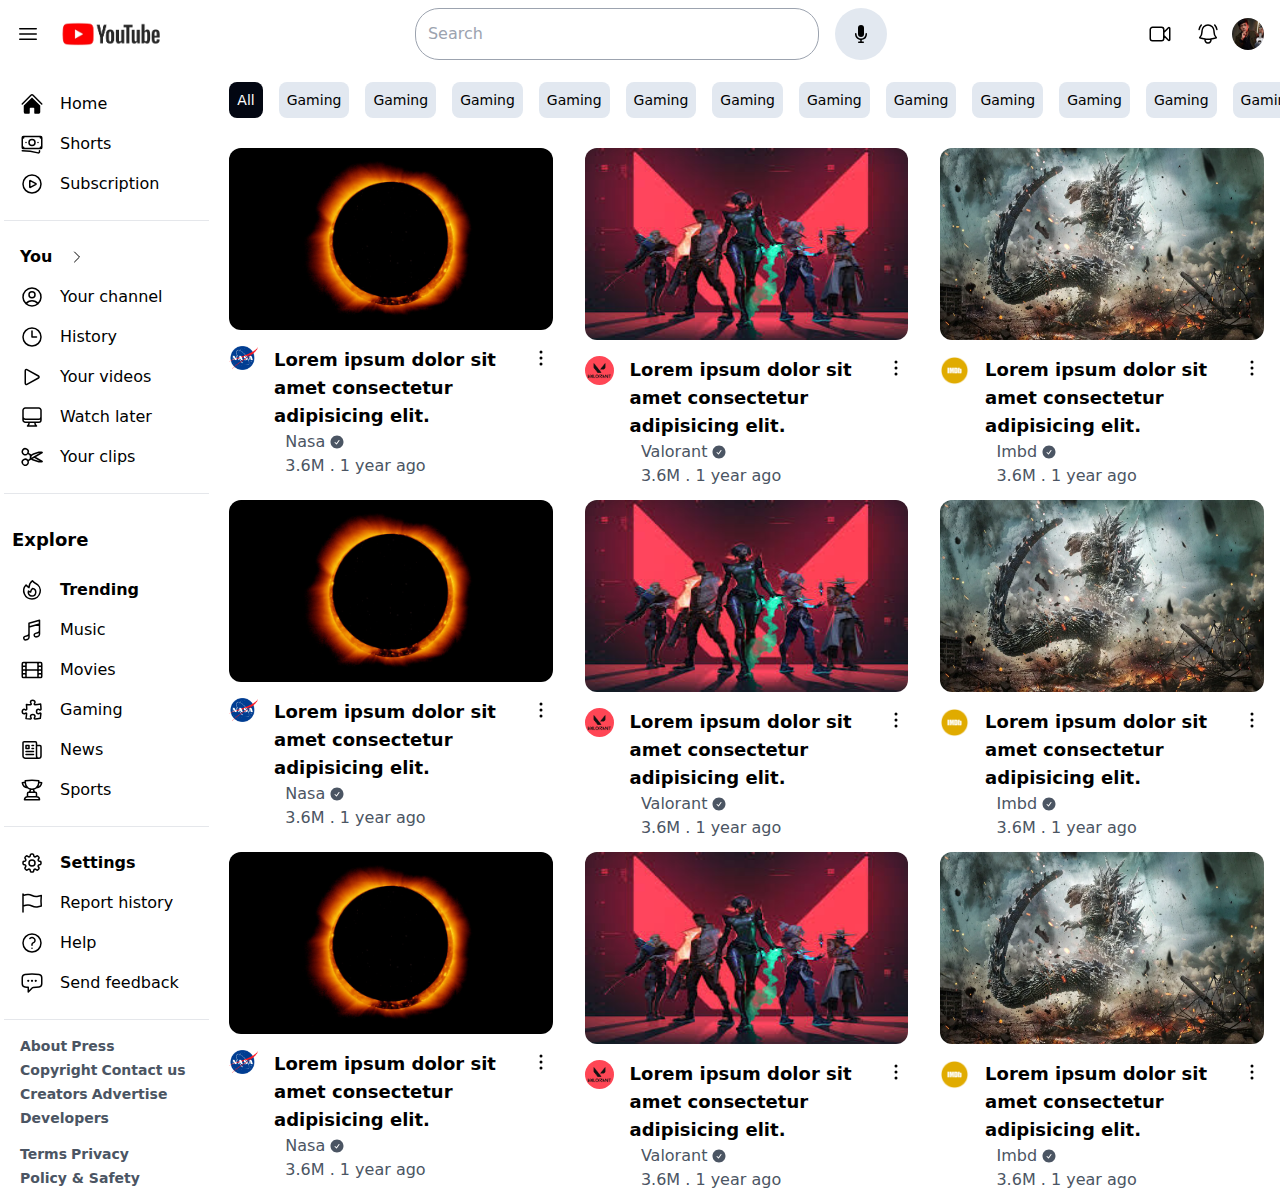
<file: src/index.html>
<!DOCTYPE html>
<html lang="en">
<head>
    <meta charset="UTF-8">
    <meta name="viewport" content="width=device-width, initial-scale=1.0">
    <link rel="shortcut icon" href="img/logo.png" type="image/x-icon">
    <title>Youtube</title>
    <link rel="stylesheet" href="output.css">
   <script src="script.js"></script>
</head>
<body>
  <nav class=" px-4 py-2">
    <div class="flex items-center mx-auto justify-between container">
      <!-- items start -->
      <div class="flex items-center  gap-x-4">
        <svg xmlns="http://www.w3.org/2000/svg" fill="none" viewBox="0 0 24 24" stroke-width="1.5" stroke="currentColor" class="w-6 h-6">
          <path stroke-linecap="round" stroke-linejoin="round" d="M3.75 6.75h16.5M3.75 12h16.5m-16.5 5.25h16.5" />
        </svg>
        <img src="img/yt.png" alt="" class="h-10">
  
      </div>
      <!-- search box and mic -->
      <div class="flex flex-1 justify-center gap-4">
        <input type="text" placeholder="Search" class="rounded-3xl py-3 px-3 w-5/12 border border-gray-400">
        <div class="flex items-center bg-slate-200 rounded-full hover:bg-slate-300 p-4  ">
          <svg xmlns="http://www.w3.org/2000/svg" viewBox="0 0 20 20" fill="currentColor" class="w-5 h-5">
            <path d="M7 4a3 3 0 0 1 6 0v6a3 3 0 1 1-6 0V4Z" />
            <path d="M5.5 9.643a.75.75 0 0 0-1.5 0V10c0 3.06 2.29 5.585 5.25 5.954V17.5h-1.5a.75.75 0 0 0 0 1.5h4.5a.75.75 0 0 0 0-1.5h-1.5v-1.546A6.001 6.001 0 0 0 16 10v-.357a.75.75 0 0 0-1.5 0V10a4.5 4.5 0 0 1-9 0v-.357Z" />
          </svg>
          
          
          
        </div>
   
      </div>
     <!-- end -->
      <div class="flex items-center">
        <div class=" p-3 rounded-full hover:bg-slate-300">
          <svg xmlns="http://www.w3.org/2000/svg" fill="none" viewBox="0 0 24 24" stroke-width="1.5" stroke="currentColor" class="w-6 h-6">
            <path stroke-linecap="round" stroke-linejoin="round" d="m15.75 10.5 4.72-4.72a.75.75 0 0 1 1.28.53v11.38a.75.75 0 0 1-1.28.53l-4.72-4.72M4.5 18.75h9a2.25 2.25 0 0 0 2.25-2.25v-9a2.25 2.25 0 0 0-2.25-2.25h-9A2.25 2.25 0 0 0 2.25 7.5v9a2.25 2.25 0 0 0 2.25 2.25Z" />
          </svg>
        </div>

        <div class=" p-3 rounded-full hover:bg-slate-300">
          <svg xmlns="http://www.w3.org/2000/svg" fill="none" viewBox="0 0 24 24" stroke-width="1.5" stroke="currentColor" class="w-6 h-6">
            <path stroke-linecap="round" stroke-linejoin="round" d="M14.857 17.082a23.848 23.848 0 0 0 5.454-1.31A8.967 8.967 0 0 1 18 9.75V9A6 6 0 0 0 6 9v.75a8.967 8.967 0 0 1-2.312 6.022c1.733.64 3.56 1.085 5.455 1.31m5.714 0a24.255 24.255 0 0 1-5.714 0m5.714 0a3 3 0 1 1-5.714 0M3.124 7.5A8.969 8.969 0 0 1 5.292 3m13.416 0a8.969 8.969 0 0 1 2.168 4.5" />
          </svg>
          
        </div>
        <img src="img/image.jpg" class="rounded-full h-8" alt="">
      </div>

    
    </div>
  </nav>
  <!-- main section -->
  <div class="grid grid-cols-12 h-screen">
    <aside class="col-span-2 bg-  flex flex-col px-1  py-4   overflow-y-auto ">
     
      <ul class="">
        <li class="flex gap-4 items-center rounded-2xl py-2 px-4 hover:bg-gray-300"> <svg xmlns="http://www.w3.org/2000/svg" viewBox="0 0 24 24" fill="currentColor" class="w-6 h-6">
          <path d="M11.47 3.841a.75.75 0 0 1 1.06 0l8.69 8.69a.75.75 0 1 0 1.06-1.061l-8.689-8.69a2.25 2.25 0 0 0-3.182 0l-8.69 8.69a.75.75 0 1 0 1.061 1.06l8.69-8.689Z" />
          <path d="m12 5.432 8.159 8.159c.03.03.06.058.091.086v6.198c0 1.035-.84 1.875-1.875 1.875H15a.75.75 0 0 1-.75-.75v-4.5a.75.75 0 0 0-.75-.75h-3a.75.75 0 0 0-.75.75V21a.75.75 0 0 1-.75.75H5.625a1.875 1.875 0 0 1-1.875-1.875v-6.198a2.29 2.29 0 0 0 .091-.086L12 5.432Z" />
        </svg>
        
        Home</li>

        <li class="flex gap-4 items-center rounded-2xl py-2 px-4 hover:bg-gray-300"> <svg xmlns="http://www.w3.org/2000/svg" fill="none" viewBox="0 0 24 24" stroke-width="1.5" stroke="currentColor" class="w-6 h-6">
          <path stroke-linecap="round" stroke-linejoin="round" d="M2.25 18.75a60.07 60.07 0 0 1 15.797 2.101c.727.198 1.453-.342 1.453-1.096V18.75M3.75 4.5v.75A.75.75 0 0 1 3 6h-.75m0 0v-.375c0-.621.504-1.125 1.125-1.125H20.25M2.25 6v9m18-10.5v.75c0 .414.336.75.75.75h.75m-1.5-1.5h.375c.621 0 1.125.504 1.125 1.125v9.75c0 .621-.504 1.125-1.125 1.125h-.375m1.5-1.5H21a.75.75 0 0 0-.75.75v.75m0 0H3.75m0 0h-.375a1.125 1.125 0 0 1-1.125-1.125V15m1.5 1.5v-.75A.75.75 0 0 0 3 15h-.75M15 10.5a3 3 0 1 1-6 0 3 3 0 0 1 6 0Zm3 0h.008v.008H18V10.5Zm-12 0h.008v.008H6V10.5Z" />
        </svg>
        
        
        
        Shorts</li>

        <li class="flex gap-4 items-center rounded-2xl py-2 px-4 hover:bg-gray-300"> <svg xmlns="http://www.w3.org/2000/svg" fill="none" viewBox="0 0 24 24" stroke-width="1.5" stroke="currentColor" class="w-6 h-6">
          <path stroke-linecap="round" stroke-linejoin="round" d="M21 12a9 9 0 1 1-18 0 9 9 0 0 1 18 0Z" />
          <path stroke-linecap="round" stroke-linejoin="round" d="M15.91 11.672a.375.375 0 0 1 0 .656l-5.603 3.113a.375.375 0 0 1-.557-.328V8.887c0-.286.307-.466.557-.327l5.603 3.112Z" />
        </svg>
        
        
        Subscription</li>
 
      </ul>
      <hr class=" my-4 bg-slate-500">
      <!-- 2nd ul -->

      <ul class="">
        <li class="flex gap-4 items-center rounded-2xl py-2 px-4 hover:bg-gray-300 font-semibold"> 
        You
        <svg xmlns="http://www.w3.org/2000/svg" fill="none" viewBox="0 0 24 24" stroke-width="1.5" stroke="currentColor" class="w-4 h-4">
          <path stroke-linecap="round" stroke-linejoin="round" d="m8.25 4.5 7.5 7.5-7.5 7.5" />
        </svg>
      </li>

        <li class="flex gap-4 items-center rounded-2xl py-2 px-4 hover:bg-gray-300"> <svg xmlns="http://www.w3.org/2000/svg" fill="none" viewBox="0 0 24 24" stroke-width="1.5" stroke="currentColor" class="w-6 h-6">
          <path stroke-linecap="round" stroke-linejoin="round" d="M17.982 18.725A7.488 7.488 0 0 0 12 15.75a7.488 7.488 0 0 0-5.982 2.975m11.963 0a9 9 0 1 0-11.963 0m11.963 0A8.966 8.966 0 0 1 12 21a8.966 8.966 0 0 1-5.982-2.275M15 9.75a3 3 0 1 1-6 0 3 3 0 0 1 6 0Z" />
        </svg>
        Your channel</li>

        <li class="flex gap-4 items-center rounded-2xl py-2 px-4 hover:bg-gray-300"> <svg xmlns="http://www.w3.org/2000/svg" fill="none" viewBox="0 0 24 24" stroke-width="1.5" stroke="currentColor" class="w-6 h-6">
          <path stroke-linecap="round" stroke-linejoin="round" d="M12 6v6h4.5m4.5 0a9 9 0 1 1-18 0 9 9 0 0 1 18 0Z" />
        </svg>
        
        History</li>

        <li class="flex gap-4 items-center rounded-2xl py-2 px-4 hover:bg-gray-300"> <svg xmlns="http://www.w3.org/2000/svg" fill="none" viewBox="0 0 24 24" stroke-width="1.5" stroke="currentColor" class="w-6 h-6">
          <path stroke-linecap="round" stroke-linejoin="round" d="M5.25 5.653c0-.856.917-1.398 1.667-.986l11.54 6.347a1.125 1.125 0 0 1 0 1.972l-11.54 6.347a1.125 1.125 0 0 1-1.667-.986V5.653Z" />
        </svg>
        Your videos</li>

   <li class="flex gap-4 items-center rounded-2xl py-2 px-4 hover:bg-gray-300"> <svg xmlns="http://www.w3.org/2000/svg" fill="none" viewBox="0 0 24 24" stroke-width="1.5" stroke="currentColor" class="w-6 h-6">
    <path stroke-linecap="round" stroke-linejoin="round" d="M9 17.25v1.007a3 3 0 0 1-.879 2.122L7.5 21h9l-.621-.621A3 3 0 0 1 15 18.257V17.25m6-12V15a2.25 2.25 0 0 1-2.25 2.25H5.25A2.25 2.25 0 0 1 3 15V5.25m18 0A2.25 2.25 0 0 0 18.75 3H5.25A2.25 2.25 0 0 0 3 5.25m18 0V12a2.25 2.25 0 0 1-2.25 2.25H5.25A2.25 2.25 0 0 1 3 12V5.25" />
  </svg>
  
        Watch later</li>
        <li class="flex gap-4 items-center rounded-2xl py-2 px-4 hover:bg-gray-300"> <svg xmlns="http://www.w3.org/2000/svg" fill="none" viewBox="0 0 24 24" stroke-width="1.5" stroke="currentColor" class="w-6 h-6">
          <path stroke-linecap="round" stroke-linejoin="round" d="m7.848 8.25 1.536.887M7.848 8.25a3 3 0 1 1-5.196-3 3 3 0 0 1 5.196 3Zm1.536.887a2.165 2.165 0 0 1 1.083 1.839c.005.351.054.695.14 1.024M9.384 9.137l2.077 1.199M7.848 15.75l1.536-.887m-1.536.887a3 3 0 1 1-5.196 3 3 3 0 0 1 5.196-3Zm1.536-.887a2.165 2.165 0 0 0 1.083-1.838c.005-.352.054-.695.14-1.025m-1.223 2.863 2.077-1.199m0-3.328a4.323 4.323 0 0 1 2.068-1.379l5.325-1.628a4.5 4.5 0 0 1 2.48-.044l.803.215-7.794 4.5m-2.882-1.664A4.33 4.33 0 0 0 10.607 12m3.736 0 7.794 4.5-.802.215a4.5 4.5 0 0 1-2.48-.043l-5.326-1.629a4.324 4.324 0 0 1-2.068-1.379M14.343 12l-2.882 1.664" />
        </svg>
        
        
              Your clips</li>
      </ul>
      <hr class=" my-4 bg-slate-500">
      <!-- 3rd ul -->
      <h2 class="font-semibold my-4 px-2 text-lg">Explore</h2>
      <ul class="">
        <li class="flex gap-4 items-center rounded-2xl py-2 px-4 hover:bg-gray-300 font-semibold">
          <svg xmlns="http://www.w3.org/2000/svg" fill="none" viewBox="0 0 24 24" stroke-width="1.5" stroke="currentColor" class="w-6 h-6">
            <path stroke-linecap="round" stroke-linejoin="round" d="M15.362 5.214A8.252 8.252 0 0 1 12 21 8.25 8.25 0 0 1 6.038 7.047 8.287 8.287 0 0 0 9 9.601a8.983 8.983 0 0 1 3.361-6.867 8.21 8.21 0 0 0 3 2.48Z" />
            <path stroke-linecap="round" stroke-linejoin="round" d="M12 18a3.75 3.75 0 0 0 .495-7.468 5.99 5.99 0 0 0-1.925 3.547 5.975 5.975 0 0 1-2.133-1.001A3.75 3.75 0 0 0 12 18Z" />
          </svg>
           
        Trending
        
      </li>

        <li class="flex gap-4 items-center rounded-2xl py-2 px-4 hover:bg-gray-300"> <svg xmlns="http://www.w3.org/2000/svg" fill="none" viewBox="0 0 24 24" stroke-width="1.5" stroke="currentColor" class="w-6 h-6">
          <path stroke-linecap="round" stroke-linejoin="round" d="m9 9 10.5-3m0 6.553v3.75a2.25 2.25 0 0 1-1.632 2.163l-1.32.377a1.803 1.803 0 1 1-.99-3.467l2.31-.66a2.25 2.25 0 0 0 1.632-2.163Zm0 0V2.25L9 5.25v10.303m0 0v3.75a2.25 2.25 0 0 1-1.632 2.163l-1.32.377a1.803 1.803 0 0 1-.99-3.467l2.31-.66A2.25 2.25 0 0 0 9 15.553Z" />
        </svg>
        
        Music</li>

        <li class="flex gap-4 items-center rounded-2xl py-2 px-4 hover:bg-gray-300"> <svg xmlns="http://www.w3.org/2000/svg" fill="none" viewBox="0 0 24 24" stroke-width="1.5" stroke="currentColor" class="w-6 h-6">
          <path stroke-linecap="round" stroke-linejoin="round" d="M3.375 19.5h17.25m-17.25 0a1.125 1.125 0 0 1-1.125-1.125M3.375 19.5h1.5C5.496 19.5 6 18.996 6 18.375m-3.75 0V5.625m0 12.75v-1.5c0-.621.504-1.125 1.125-1.125m18.375 2.625V5.625m0 12.75c0 .621-.504 1.125-1.125 1.125m1.125-1.125v-1.5c0-.621-.504-1.125-1.125-1.125m0 3.75h-1.5A1.125 1.125 0 0 1 18 18.375M20.625 4.5H3.375m17.25 0c.621 0 1.125.504 1.125 1.125M20.625 4.5h-1.5C18.504 4.5 18 5.004 18 5.625m3.75 0v1.5c0 .621-.504 1.125-1.125 1.125M3.375 4.5c-.621 0-1.125.504-1.125 1.125M3.375 4.5h1.5C5.496 4.5 6 5.004 6 5.625m-3.75 0v1.5c0 .621.504 1.125 1.125 1.125m0 0h1.5m-1.5 0c-.621 0-1.125.504-1.125 1.125v1.5c0 .621.504 1.125 1.125 1.125m1.5-3.75C5.496 8.25 6 7.746 6 7.125v-1.5M4.875 8.25C5.496 8.25 6 8.754 6 9.375v1.5m0-5.25v5.25m0-5.25C6 5.004 6.504 4.5 7.125 4.5h9.75c.621 0 1.125.504 1.125 1.125m1.125 2.625h1.5m-1.5 0A1.125 1.125 0 0 1 18 7.125v-1.5m1.125 2.625c-.621 0-1.125.504-1.125 1.125v1.5m2.625-2.625c.621 0 1.125.504 1.125 1.125v1.5c0 .621-.504 1.125-1.125 1.125M18 5.625v5.25M7.125 12h9.75m-9.75 0A1.125 1.125 0 0 1 6 10.875M7.125 12C6.504 12 6 12.504 6 13.125m0-2.25C6 11.496 5.496 12 4.875 12M18 10.875c0 .621-.504 1.125-1.125 1.125M18 10.875c0 .621.504 1.125 1.125 1.125m-2.25 0c.621 0 1.125.504 1.125 1.125m-12 5.25v-5.25m0 5.25c0 .621.504 1.125 1.125 1.125h9.75c.621 0 1.125-.504 1.125-1.125m-12 0v-1.5c0-.621-.504-1.125-1.125-1.125M18 18.375v-5.25m0 5.25v-1.5c0-.621.504-1.125 1.125-1.125M18 13.125v1.5c0 .621.504 1.125 1.125 1.125M18 13.125c0-.621.504-1.125 1.125-1.125M6 13.125v1.5c0 .621-.504 1.125-1.125 1.125M6 13.125C6 12.504 5.496 12 4.875 12m-1.5 0h1.5m-1.5 0c-.621 0-1.125.504-1.125 1.125v1.5c0 .621.504 1.125 1.125 1.125M19.125 12h1.5m0 0c.621 0 1.125.504 1.125 1.125v1.5c0 .621-.504 1.125-1.125 1.125m-17.25 0h1.5m14.25 0h1.5" />
        </svg>
        
        
        Movies</li>

        <li class="flex gap-4 items-center rounded-2xl py-2 px-4 hover:bg-gray-300"> <svg xmlns="http://www.w3.org/2000/svg" fill="none" viewBox="0 0 24 24" stroke-width="1.5" stroke="currentColor" class="w-6 h-6">
          <path stroke-linecap="round" stroke-linejoin="round" d="M14.25 6.087c0-.355.186-.676.401-.959.221-.29.349-.634.349-1.003 0-1.036-1.007-1.875-2.25-1.875s-2.25.84-2.25 1.875c0 .369.128.713.349 1.003.215.283.401.604.401.959v0a.64.64 0 0 1-.657.643 48.39 48.39 0 0 1-4.163-.3c.186 1.613.293 3.25.315 4.907a.656.656 0 0 1-.658.663v0c-.355 0-.676-.186-.959-.401a1.647 1.647 0 0 0-1.003-.349c-1.036 0-1.875 1.007-1.875 2.25s.84 2.25 1.875 2.25c.369 0 .713-.128 1.003-.349.283-.215.604-.401.959-.401v0c.31 0 .555.26.532.57a48.039 48.039 0 0 1-.642 5.056c1.518.19 3.058.309 4.616.354a.64.64 0 0 0 .657-.643v0c0-.355-.186-.676-.401-.959a1.647 1.647 0 0 1-.349-1.003c0-1.035 1.008-1.875 2.25-1.875 1.243 0 2.25.84 2.25 1.875 0 .369-.128.713-.349 1.003-.215.283-.4.604-.4.959v0c0 .333.277.599.61.58a48.1 48.1 0 0 0 5.427-.63 48.05 48.05 0 0 0 .582-4.717.532.532 0 0 0-.533-.57v0c-.355 0-.676.186-.959.401-.29.221-.634.349-1.003.349-1.035 0-1.875-1.007-1.875-2.25s.84-2.25 1.875-2.25c.37 0 .713.128 1.003.349.283.215.604.401.96.401v0a.656.656 0 0 0 .658-.663 48.422 48.422 0 0 0-.37-5.36c-1.886.342-3.81.574-5.766.689a.578.578 0 0 1-.61-.58v0Z" />
        </svg>
        
        Gaming</li>

   <li class="flex gap-4 items-center rounded-2xl py-2 px-4 hover:bg-gray-300"> <svg xmlns="http://www.w3.org/2000/svg" fill="none" viewBox="0 0 24 24" stroke-width="1.5" stroke="currentColor" class="w-6 h-6">
    <path stroke-linecap="round" stroke-linejoin="round" d="M12 7.5h1.5m-1.5 3h1.5m-7.5 3h7.5m-7.5 3h7.5m3-9h3.375c.621 0 1.125.504 1.125 1.125V18a2.25 2.25 0 0 1-2.25 2.25M16.5 7.5V18a2.25 2.25 0 0 0 2.25 2.25M16.5 7.5V4.875c0-.621-.504-1.125-1.125-1.125H4.125C3.504 3.75 3 4.254 3 4.875V18a2.25 2.25 0 0 0 2.25 2.25h13.5M6 7.5h3v3H6v-3Z" />
  </svg>
  
  
        News</li>
        <li class="flex gap-4 items-center rounded-2xl py-2 px-4 hover:bg-gray-300"> <svg xmlns="http://www.w3.org/2000/svg" fill="none" viewBox="0 0 24 24" stroke-width="1.5" stroke="currentColor" class="w-6 h-6">
          <path stroke-linecap="round" stroke-linejoin="round" d="M16.5 18.75h-9m9 0a3 3 0 0 1 3 3h-15a3 3 0 0 1 3-3m9 0v-3.375c0-.621-.503-1.125-1.125-1.125h-.871M7.5 18.75v-3.375c0-.621.504-1.125 1.125-1.125h.872m5.007 0H9.497m5.007 0a7.454 7.454 0 0 1-.982-3.172M9.497 14.25a7.454 7.454 0 0 0 .981-3.172M5.25 4.236c-.982.143-1.954.317-2.916.52A6.003 6.003 0 0 0 7.73 9.728M5.25 4.236V4.5c0 2.108.966 3.99 2.48 5.228M5.25 4.236V2.721C7.456 2.41 9.71 2.25 12 2.25c2.291 0 4.545.16 6.75.47v1.516M7.73 9.728a6.726 6.726 0 0 0 2.748 1.35m8.272-6.842V4.5c0 2.108-.966 3.99-2.48 5.228m2.48-5.492a46.32 46.32 0 0 1 2.916.52 6.003 6.003 0 0 1-5.395 4.972m0 0a6.726 6.726 0 0 1-2.749 1.35m0 0a6.772 6.772 0 0 1-3.044 0" />
        </svg>
        
        
        
              Sports</li>
      </ul>
      <hr class=" my-4 bg-slate-500">
      <!-- 4th ul -->
      
      <ul class="">
        <li class="flex gap-4 items-center rounded-2xl py-2 px-4 hover:bg-gray-300 font-semibold">
          <svg xmlns="http://www.w3.org/2000/svg" fill="none" viewBox="0 0 24 24" stroke-width="1.5" stroke="currentColor" class="w-6 h-6">
            <path stroke-linecap="round" stroke-linejoin="round" d="M10.343 3.94c.09-.542.56-.94 1.11-.94h1.093c.55 0 1.02.398 1.11.94l.149.894c.07.424.384.764.78.93.398.164.855.142 1.205-.108l.737-.527a1.125 1.125 0 0 1 1.45.12l.773.774c.39.389.44 1.002.12 1.45l-.527.737c-.25.35-.272.806-.107 1.204.165.397.505.71.93.78l.893.15c.543.09.94.559.94 1.109v1.094c0 .55-.397 1.02-.94 1.11l-.894.149c-.424.07-.764.383-.929.78-.165.398-.143.854.107 1.204l.527.738c.32.447.269 1.06-.12 1.45l-.774.773a1.125 1.125 0 0 1-1.449.12l-.738-.527c-.35-.25-.806-.272-1.203-.107-.398.165-.71.505-.781.929l-.149.894c-.09.542-.56.94-1.11.94h-1.094c-.55 0-1.019-.398-1.11-.94l-.148-.894c-.071-.424-.384-.764-.781-.93-.398-.164-.854-.142-1.204.108l-.738.527c-.447.32-1.06.269-1.45-.12l-.773-.774a1.125 1.125 0 0 1-.12-1.45l.527-.737c.25-.35.272-.806.108-1.204-.165-.397-.506-.71-.93-.78l-.894-.15c-.542-.09-.94-.56-.94-1.109v-1.094c0-.55.398-1.02.94-1.11l.894-.149c.424-.07.765-.383.93-.78.165-.398.143-.854-.108-1.204l-.526-.738a1.125 1.125 0 0 1 .12-1.45l.773-.773a1.125 1.125 0 0 1 1.45-.12l.737.527c.35.25.807.272 1.204.107.397-.165.71-.505.78-.929l.15-.894Z" />
            <path stroke-linecap="round" stroke-linejoin="round" d="M15 12a3 3 0 1 1-6 0 3 3 0 0 1 6 0Z" />
          </svg>
          
        Settings
        
      </li>

        <li class="flex gap-4 items-center rounded-2xl py-2 px-4 hover:bg-gray-300"> <svg xmlns="http://www.w3.org/2000/svg" fill="none" viewBox="0 0 24 24" stroke-width="1.5" stroke="currentColor" class="w-6 h-6">
          <path stroke-linecap="round" stroke-linejoin="round" d="M3 3v1.5M3 21v-6m0 0 2.77-.693a9 9 0 0 1 6.208.682l.108.054a9 9 0 0 0 6.086.71l3.114-.732a48.524 48.524 0 0 1-.005-10.499l-3.11.732a9 9 0 0 1-6.085-.711l-.108-.054a9 9 0 0 0-6.208-.682L3 4.5M3 15V4.5" />
        </svg>
        
        
        Report history</li>

        <li class="flex gap-4 items-center rounded-2xl py-2 px-4 hover:bg-gray-300"> <svg xmlns="http://www.w3.org/2000/svg" fill="none" viewBox="0 0 24 24" stroke-width="1.5" stroke="currentColor" class="w-6 h-6">
          <path stroke-linecap="round" stroke-linejoin="round" d="M9.879 7.519c1.171-1.025 3.071-1.025 4.242 0 1.172 1.025 1.172 2.687 0 3.712-.203.179-.43.326-.67.442-.745.361-1.45.999-1.45 1.827v.75M21 12a9 9 0 1 1-18 0 9 9 0 0 1 18 0Zm-9 5.25h.008v.008H12v-.008Z" />
        </svg>
        
        
        
        Help</li>

        <li class="flex gap-4 items-center rounded-2xl py-2 px-4 hover:bg-gray-300"> <svg xmlns="http://www.w3.org/2000/svg" fill="none" viewBox="0 0 24 24" stroke-width="1.5" stroke="currentColor" class="w-6 h-6">
          <path stroke-linecap="round" stroke-linejoin="round" d="M8.625 9.75a.375.375 0 1 1-.75 0 .375.375 0 0 1 .75 0Zm0 0H8.25m4.125 0a.375.375 0 1 1-.75 0 .375.375 0 0 1 .75 0Zm0 0H12m4.125 0a.375.375 0 1 1-.75 0 .375.375 0 0 1 .75 0Zm0 0h-.375m-13.5 3.01c0 1.6 1.123 2.994 2.707 3.227 1.087.16 2.185.283 3.293.369V21l4.184-4.183a1.14 1.14 0 0 1 .778-.332 48.294 48.294 0 0 0 5.83-.498c1.585-.233 2.708-1.626 2.708-3.228V6.741c0-1.602-1.123-2.995-2.707-3.228A48.394 48.394 0 0 0 12 3c-2.392 0-4.744.175-7.043.513C3.373 3.746 2.25 5.14 2.25 6.741v6.018Z" />
        </svg>
        Send feedback</li>

   
      </ul>
      <hr class=" my-4 bg-slate-500">
        <div class="px-4">
          <ul class="text-sm text-gray-600 flex flex-wrap gap-1 font-semibold">
            <li>About</li>
            <li>Press</li>
            <li>Copyright</li>
            <li>Contact us</li>
            <li>Creators</li>
            <li>Advertise</li>
            <li>Developers</li>
          </ul>
        </div>
        <div class="px-4 py-4">
          <ul class="text-sm text-gray-600 flex flex-wrap gap-1 font-semibold">
            <li>Terms</li>
            <li>Privacy</li>
            <li>Policy & Safety</li>
            <li>How YouTube works</li>
            <li>Test new features</li>
          </ul>
        </div>
       <span class="p-4 text-sm text-gray-400">
        © 2024 Google LLC
       </span>
       
     
     
    </aside>
    <main class="col-span-10 ">
      <div class="overflow-x-hidden whitespace-no-wrap">
        <div id="carousel" class="flex h-16 items-center text-sm gap-4 px-4">
        <div class=" bg-gray-950 p-2 rounded-lg text-white" >
          <h1 class="">All</h1>
        </div>
        <div class=" bg-slate-200 p-2 rounded-lg" >
          <h1 class="">Gaming</h1>
        </div>
        <div class=" bg-slate-200 p-2 rounded-lg" >
          <h1 class="">Gaming</h1>
        </div>
        <div class=" bg-slate-200 p-2 rounded-lg" >
          <h1 class="">Gaming</h1>
        </div>
        <div class=" bg-slate-200 p-2 rounded-lg" >
          <h1 class="">Gaming</h1>
        </div>
        <div class=" bg-slate-200 p-2 rounded-lg" >
          <h1 class="">Gaming</h1>
        </div>
        <div class=" bg-slate-200 p-2 rounded-lg" >
          <h1 class="">Gaming</h1>
        </div>
        <div class=" bg-slate-200 p-2 rounded-lg" >
          <h1 class="">Gaming</h1>
        </div>
        <div class=" bg-slate-200 p-2 rounded-lg" >
          <h1 class="">Gaming</h1>
        </div>
        <div class=" bg-slate-200 p-2 rounded-lg" >
          <h1 class="">Gaming</h1>
        </div>
        <div class=" bg-slate-200 p-2 rounded-lg" >
          <h1 class="">Gaming</h1>
        </div>
        <div class=" bg-slate-200 p-2 rounded-lg" >
          <h1 class="">Gaming</h1>
        </div>
        <div class=" bg-slate-200 p-2 rounded-lg" >
          <h1 class="">Gaming</h1>
        </div>
        <div class=" bg-slate-200 p-2 rounded-lg" >
          <h1 class="">Gaming</h1>
        </div>
        <div class=" bg-slate-200 p-2 rounded-lg" >
          <h1 class="">Gaming</h1>
        </div>
        </div>
      </div>
      <!-- content -->
      <div class=" grid grid-cols-12 gap-8 p-4">
        <!-- item 1 -->
        <div class="col-span-4  h-80 rounded-xl">
         
            <img src="img/eclipse.jpg" alt="" class="rounded-xl"/>

             <div class="flex  pt-4 ">
              <!-- img -->
              <div class="pr-4 ">
                <img src="img/nasa.png" alt="" class="w-16">
              </div>
              <!-- text -->
              <div class=" font-semibold text-lg ">
                <span>Lorem ipsum dolor sit amet consectetur adipisicing elit.</span>
              </div>
              <!-- ellipse -->
              <div>
                  <svg xmlns="http://www.w3.org/2000/svg" fill="none" viewBox="0 0 24 24" stroke-width="1.5" stroke="currentColor" class="w-6 h-6">
                    <path stroke-linecap="round" stroke-linejoin="round" d="M12 6.75a.75.75 0 1 1 0-1.5.75.75 0 0 1 0 1.5ZM12 12.75a.75.75 0 1 1 0-1.5.75.75 0 0 1 0 1.5ZM12 18.75a.75.75 0 1 1 0-1.5.75.75 0 0 1 0 1.5Z" />
                  </svg>
              </div>
            </div>
            <div class="px-14 text-gray-600">
              <span class="flex items-center justify-start gap-1">Nasa<svg xmlns="http://www.w3.org/2000/svg" viewBox="0 0 24 24" fill="currentColor" class="w-4 h-4">
                <path fill-rule="evenodd" d="M2.25 12c0-5.385 4.365-9.75 9.75-9.75s9.75 4.365 9.75 9.75-4.365 9.75-9.75 9.75S2.25 17.385 2.25 12Zm13.36-1.814a.75.75 0 1 0-1.22-.872l-3.236 4.53L9.53 12.22a.75.75 0 0 0-1.06 1.06l2.25 2.25a.75.75 0 0 0 1.14-.094l3.75-5.25Z" clip-rule="evenodd" />
              </svg>
              </span>
              <span>
                3.6M . 1 year ago
              </span>
             </div>
       </div>
       <!-- item 2 -->
       <div class="col-span-4  h-80 rounded-xl ">
         
        <img src="img/valo.jpg" alt="" class="rounded-xl w-96 h-48"/>

         <div class="flex  pt-4 ">
          <!-- img -->
          <div class="pr-4 ">
            <img src="img/valo_logo.png" alt="" class="w-16 rounded-full ">
          </div>
          <!-- text -->
          <div class=" font-semibold text-lg ">
            <span>Lorem ipsum dolor sit amet consectetur adipisicing elit.</span>
          </div>
          <!-- ellipse -->
          <div>
              <svg xmlns="http://www.w3.org/2000/svg" fill="none" viewBox="0 0 24 24" stroke-width="1.5" stroke="currentColor" class="w-6 h-6">
                <path stroke-linecap="round" stroke-linejoin="round" d="M12 6.75a.75.75 0 1 1 0-1.5.75.75 0 0 1 0 1.5ZM12 12.75a.75.75 0 1 1 0-1.5.75.75 0 0 1 0 1.5ZM12 18.75a.75.75 0 1 1 0-1.5.75.75 0 0 1 0 1.5Z" />
              </svg>
          </div>
        </div>
        <div class="px-14 text-gray-600">
          <span class="flex items-center justify-start gap-1">Valorant<svg xmlns="http://www.w3.org/2000/svg" viewBox="0 0 24 24" fill="currentColor" class="w-4 h-4">
            <path fill-rule="evenodd" d="M2.25 12c0-5.385 4.365-9.75 9.75-9.75s9.75 4.365 9.75 9.75-4.365 9.75-9.75 9.75S2.25 17.385 2.25 12Zm13.36-1.814a.75.75 0 1 0-1.22-.872l-3.236 4.53L9.53 12.22a.75.75 0 0 0-1.06 1.06l2.25 2.25a.75.75 0 0 0 1.14-.094l3.75-5.25Z" clip-rule="evenodd" />
          </svg>
          </span>
          <span>
            3.6M . 1 year ago
          </span>
         </div>
   </div>
   <!-- item 3 -->
   <div class="col-span-4  h-80 rounded-xl">
         
    <img src="img/godzilla.jpg" alt="" class="rounded-xl w-96 h-48"/>

     <div class="flex  pt-4 ">
      <!-- img -->
      <div class=" pr-4">
        <img src="img/imbd.jpg" alt="" class="w-16 ">
      </div>
      <!-- text -->
      <div class=" font-semibold text-lg ">
        <span>Lorem ipsum dolor sit amet consectetur adipisicing elit.</span>
      </div>
      <!-- ellipse -->
      <div>
          <svg xmlns="http://www.w3.org/2000/svg" fill="none" viewBox="0 0 24 24" stroke-width="1.5" stroke="currentColor" class="w-6 h-6">
            <path stroke-linecap="round" stroke-linejoin="round" d="M12 6.75a.75.75 0 1 1 0-1.5.75.75 0 0 1 0 1.5ZM12 12.75a.75.75 0 1 1 0-1.5.75.75 0 0 1 0 1.5ZM12 18.75a.75.75 0 1 1 0-1.5.75.75 0 0 1 0 1.5Z" />
          </svg>
      </div>
    </div>
    <div class="px-14 text-gray-600">
      <span class="flex items-center justify-start gap-1">Imbd<svg xmlns="http://www.w3.org/2000/svg" viewBox="0 0 24 24" fill="currentColor" class="w-4 h-4">
        <path fill-rule="evenodd" d="M2.25 12c0-5.385 4.365-9.75 9.75-9.75s9.75 4.365 9.75 9.75-4.365 9.75-9.75 9.75S2.25 17.385 2.25 12Zm13.36-1.814a.75.75 0 1 0-1.22-.872l-3.236 4.53L9.53 12.22a.75.75 0 0 0-1.06 1.06l2.25 2.25a.75.75 0 0 0 1.14-.094l3.75-5.25Z" clip-rule="evenodd" />
      </svg>
      </span>
      <span>
        3.6M . 1 year ago
      </span>
     </div>
</div>
<!-- item 1 -->
<div class="col-span-4  h-80 rounded-xl">
         
  <img src="img/eclipse.jpg" alt="" class="rounded-xl"/>

   <div class="flex  pt-4 ">
    <!-- img -->
    <div class="pr-4 ">
      <img src="img/nasa.png" alt="" class="w-16">
    </div>
    <!-- text -->
    <div class=" font-semibold text-lg ">
      <span>Lorem ipsum dolor sit amet consectetur adipisicing elit.</span>
    </div>
    <!-- ellipse -->
    <div>
        <svg xmlns="http://www.w3.org/2000/svg" fill="none" viewBox="0 0 24 24" stroke-width="1.5" stroke="currentColor" class="w-6 h-6">
          <path stroke-linecap="round" stroke-linejoin="round" d="M12 6.75a.75.75 0 1 1 0-1.5.75.75 0 0 1 0 1.5ZM12 12.75a.75.75 0 1 1 0-1.5.75.75 0 0 1 0 1.5ZM12 18.75a.75.75 0 1 1 0-1.5.75.75 0 0 1 0 1.5Z" />
        </svg>
    </div>
  </div>
  <div class="px-14 text-gray-600">
    <span class="flex items-center justify-start gap-1">Nasa<svg xmlns="http://www.w3.org/2000/svg" viewBox="0 0 24 24" fill="currentColor" class="w-4 h-4">
      <path fill-rule="evenodd" d="M2.25 12c0-5.385 4.365-9.75 9.75-9.75s9.75 4.365 9.75 9.75-4.365 9.75-9.75 9.75S2.25 17.385 2.25 12Zm13.36-1.814a.75.75 0 1 0-1.22-.872l-3.236 4.53L9.53 12.22a.75.75 0 0 0-1.06 1.06l2.25 2.25a.75.75 0 0 0 1.14-.094l3.75-5.25Z" clip-rule="evenodd" />
    </svg>
    </span>
    <span>
      3.6M . 1 year ago
    </span>
   </div>
</div>
<!-- item 2 -->
<div class="col-span-4  h-80 rounded-xl ">

<img src="img/valo.jpg" alt="" class="rounded-xl w-96 h-48"/>

<div class="flex  pt-4 ">
<!-- img -->
<div class="pr-4 ">
  <img src="img/valo_logo.png" alt="" class="w-16 rounded-full ">
</div>
<!-- text -->
<div class=" font-semibold text-lg ">
  <span>Lorem ipsum dolor sit amet consectetur adipisicing elit.</span>
</div>
<!-- ellipse -->
<div>
    <svg xmlns="http://www.w3.org/2000/svg" fill="none" viewBox="0 0 24 24" stroke-width="1.5" stroke="currentColor" class="w-6 h-6">
      <path stroke-linecap="round" stroke-linejoin="round" d="M12 6.75a.75.75 0 1 1 0-1.5.75.75 0 0 1 0 1.5ZM12 12.75a.75.75 0 1 1 0-1.5.75.75 0 0 1 0 1.5ZM12 18.75a.75.75 0 1 1 0-1.5.75.75 0 0 1 0 1.5Z" />
    </svg>
</div>
</div>
<div class="px-14 text-gray-600">
<span class="flex items-center justify-start gap-1">Valorant<svg xmlns="http://www.w3.org/2000/svg" viewBox="0 0 24 24" fill="currentColor" class="w-4 h-4">
  <path fill-rule="evenodd" d="M2.25 12c0-5.385 4.365-9.75 9.75-9.75s9.75 4.365 9.75 9.75-4.365 9.75-9.75 9.75S2.25 17.385 2.25 12Zm13.36-1.814a.75.75 0 1 0-1.22-.872l-3.236 4.53L9.53 12.22a.75.75 0 0 0-1.06 1.06l2.25 2.25a.75.75 0 0 0 1.14-.094l3.75-5.25Z" clip-rule="evenodd" />
</svg>
</span>
<span>
  3.6M . 1 year ago
</span>
</div>
</div>
<!-- item 3 -->
<div class="col-span-4  h-80 rounded-xl">

<img src="img/godzilla.jpg" alt="" class="rounded-xl w-96 h-48"/>

<div class="flex  pt-4 ">
<!-- img -->
<div class=" pr-4">
<img src="img/imbd.jpg" alt="" class="w-16 ">
</div>
<!-- text -->
<div class=" font-semibold text-lg ">
<span>Lorem ipsum dolor sit amet consectetur adipisicing elit.</span>
</div>
<!-- ellipse -->
<div>
<svg xmlns="http://www.w3.org/2000/svg" fill="none" viewBox="0 0 24 24" stroke-width="1.5" stroke="currentColor" class="w-6 h-6">
  <path stroke-linecap="round" stroke-linejoin="round" d="M12 6.75a.75.75 0 1 1 0-1.5.75.75 0 0 1 0 1.5ZM12 12.75a.75.75 0 1 1 0-1.5.75.75 0 0 1 0 1.5ZM12 18.75a.75.75 0 1 1 0-1.5.75.75 0 0 1 0 1.5Z" />
</svg>
</div>
</div>
<div class="px-14 text-gray-600">
<span class="flex items-center justify-start gap-1">Imbd<svg xmlns="http://www.w3.org/2000/svg" viewBox="0 0 24 24" fill="currentColor" class="w-4 h-4">
<path fill-rule="evenodd" d="M2.25 12c0-5.385 4.365-9.75 9.75-9.75s9.75 4.365 9.75 9.75-4.365 9.75-9.75 9.75S2.25 17.385 2.25 12Zm13.36-1.814a.75.75 0 1 0-1.22-.872l-3.236 4.53L9.53 12.22a.75.75 0 0 0-1.06 1.06l2.25 2.25a.75.75 0 0 0 1.14-.094l3.75-5.25Z" clip-rule="evenodd" />
</svg>
</span>
<span>
3.6M . 1 year ago
</span>
</div>
</div>
<!-- item 1 -->
<div class="col-span-4  h-80 rounded-xl">
         
  <img src="img/eclipse.jpg" alt="" class="rounded-xl"/>

   <div class="flex  pt-4 ">
    <!-- img -->
    <div class="pr-4 ">
      <img src="img/nasa.png" alt="" class="w-16">
    </div>
    <!-- text -->
    <div class=" font-semibold text-lg ">
      <span>Lorem ipsum dolor sit amet consectetur adipisicing elit.</span>
    </div>
    <!-- ellipse -->
    <div>
        <svg xmlns="http://www.w3.org/2000/svg" fill="none" viewBox="0 0 24 24" stroke-width="1.5" stroke="currentColor" class="w-6 h-6">
          <path stroke-linecap="round" stroke-linejoin="round" d="M12 6.75a.75.75 0 1 1 0-1.5.75.75 0 0 1 0 1.5ZM12 12.75a.75.75 0 1 1 0-1.5.75.75 0 0 1 0 1.5ZM12 18.75a.75.75 0 1 1 0-1.5.75.75 0 0 1 0 1.5Z" />
        </svg>
    </div>
  </div>
  <div class="px-14 text-gray-600">
    <span class="flex items-center justify-start gap-1">Nasa<svg xmlns="http://www.w3.org/2000/svg" viewBox="0 0 24 24" fill="currentColor" class="w-4 h-4">
      <path fill-rule="evenodd" d="M2.25 12c0-5.385 4.365-9.75 9.75-9.75s9.75 4.365 9.75 9.75-4.365 9.75-9.75 9.75S2.25 17.385 2.25 12Zm13.36-1.814a.75.75 0 1 0-1.22-.872l-3.236 4.53L9.53 12.22a.75.75 0 0 0-1.06 1.06l2.25 2.25a.75.75 0 0 0 1.14-.094l3.75-5.25Z" clip-rule="evenodd" />
    </svg>
    </span>
    <span>
      3.6M . 1 year ago
    </span>
   </div>
</div>
<!-- item 2 -->
<div class="col-span-4  h-80 rounded-xl ">

<img src="img/valo.jpg" alt="" class="rounded-xl w-96 h-48"/>

<div class="flex  pt-4 ">
<!-- img -->
<div class="pr-4 ">
  <img src="img/valo_logo.png" alt="" class="w-16 rounded-full ">
</div>
<!-- text -->
<div class=" font-semibold text-lg ">
  <span>Lorem ipsum dolor sit amet consectetur adipisicing elit.</span>
</div>
<!-- ellipse -->
<div>
    <svg xmlns="http://www.w3.org/2000/svg" fill="none" viewBox="0 0 24 24" stroke-width="1.5" stroke="currentColor" class="w-6 h-6">
      <path stroke-linecap="round" stroke-linejoin="round" d="M12 6.75a.75.75 0 1 1 0-1.5.75.75 0 0 1 0 1.5ZM12 12.75a.75.75 0 1 1 0-1.5.75.75 0 0 1 0 1.5ZM12 18.75a.75.75 0 1 1 0-1.5.75.75 0 0 1 0 1.5Z" />
    </svg>
</div>
</div>
<div class="px-14 text-gray-600">
<span class="flex items-center justify-start gap-1">Valorant<svg xmlns="http://www.w3.org/2000/svg" viewBox="0 0 24 24" fill="currentColor" class="w-4 h-4">
  <path fill-rule="evenodd" d="M2.25 12c0-5.385 4.365-9.75 9.75-9.75s9.75 4.365 9.75 9.75-4.365 9.75-9.75 9.75S2.25 17.385 2.25 12Zm13.36-1.814a.75.75 0 1 0-1.22-.872l-3.236 4.53L9.53 12.22a.75.75 0 0 0-1.06 1.06l2.25 2.25a.75.75 0 0 0 1.14-.094l3.75-5.25Z" clip-rule="evenodd" />
</svg>
</span>
<span>
  3.6M . 1 year ago
</span>
</div>
</div>
<!-- item 3 -->
<div class="col-span-4  h-80 rounded-xl">

<img src="img/godzilla.jpg" alt="" class="rounded-xl w-96 h-48"/>

<div class="flex  pt-4 ">
<!-- img -->
<div class=" pr-4">
<img src="img/imbd.jpg" alt="" class="w-16 ">
</div>
<!-- text -->
<div class=" font-semibold text-lg ">
<span>Lorem ipsum dolor sit amet consectetur adipisicing elit.</span>
</div>
<!-- ellipse -->
<div>
<svg xmlns="http://www.w3.org/2000/svg" fill="none" viewBox="0 0 24 24" stroke-width="1.5" stroke="currentColor" class="w-6 h-6">
  <path stroke-linecap="round" stroke-linejoin="round" d="M12 6.75a.75.75 0 1 1 0-1.5.75.75 0 0 1 0 1.5ZM12 12.75a.75.75 0 1 1 0-1.5.75.75 0 0 1 0 1.5ZM12 18.75a.75.75 0 1 1 0-1.5.75.75 0 0 1 0 1.5Z" />
</svg>
</div>
</div>
<div class="px-14 text-gray-600">
<span class="flex items-center justify-start gap-1">Imbd<svg xmlns="http://www.w3.org/2000/svg" viewBox="0 0 24 24" fill="currentColor" class="w-4 h-4">
<path fill-rule="evenodd" d="M2.25 12c0-5.385 4.365-9.75 9.75-9.75s9.75 4.365 9.75 9.75-4.365 9.75-9.75 9.75S2.25 17.385 2.25 12Zm13.36-1.814a.75.75 0 1 0-1.22-.872l-3.236 4.53L9.53 12.22a.75.75 0 0 0-1.06 1.06l2.25 2.25a.75.75 0 0 0 1.14-.094l3.75-5.25Z" clip-rule="evenodd" />
</svg>
</span>
<span>
3.6M . 1 year ago
</span>
</div>
</div>
           </div>
       
      </div>

    </main>
  </div>
  

</body>
</html>
</file>
<file: src/output.css>
/*
! tailwindcss v3.4.3 | MIT License | https://tailwindcss.com
*/

/*
1. Prevent padding and border from affecting element width. (https://github.com/mozdevs/cssremedy/issues/4)
2. Allow adding a border to an element by just adding a border-width. (https://github.com/tailwindcss/tailwindcss/pull/116)
*/

*,
::before,
::after {
  box-sizing: border-box;
  /* 1 */
  border-width: 0;
  /* 2 */
  border-style: solid;
  /* 2 */
  border-color: #e5e7eb;
  /* 2 */
}

::before,
::after {
  --tw-content: '';
}

/*
1. Use a consistent sensible line-height in all browsers.
2. Prevent adjustments of font size after orientation changes in iOS.
3. Use a more readable tab size.
4. Use the user's configured `sans` font-family by default.
5. Use the user's configured `sans` font-feature-settings by default.
6. Use the user's configured `sans` font-variation-settings by default.
7. Disable tap highlights on iOS
*/

html,
:host {
  line-height: 1.5;
  /* 1 */
  -webkit-text-size-adjust: 100%;
  /* 2 */
  -moz-tab-size: 4;
  /* 3 */
  -o-tab-size: 4;
     tab-size: 4;
  /* 3 */
  font-family: ui-sans-serif, system-ui, sans-serif, "Apple Color Emoji", "Segoe UI Emoji", "Segoe UI Symbol", "Noto Color Emoji";
  /* 4 */
  font-feature-settings: normal;
  /* 5 */
  font-variation-settings: normal;
  /* 6 */
  -webkit-tap-highlight-color: transparent;
  /* 7 */
}

/*
1. Remove the margin in all browsers.
2. Inherit line-height from `html` so users can set them as a class directly on the `html` element.
*/

body {
  margin: 0;
  /* 1 */
  line-height: inherit;
  /* 2 */
}

/*
1. Add the correct height in Firefox.
2. Correct the inheritance of border color in Firefox. (https://bugzilla.mozilla.org/show_bug.cgi?id=190655)
3. Ensure horizontal rules are visible by default.
*/

hr {
  height: 0;
  /* 1 */
  color: inherit;
  /* 2 */
  border-top-width: 1px;
  /* 3 */
}

/*
Add the correct text decoration in Chrome, Edge, and Safari.
*/

abbr:where([title]) {
  -webkit-text-decoration: underline dotted;
          text-decoration: underline dotted;
}

/*
Remove the default font size and weight for headings.
*/

h1,
h2,
h3,
h4,
h5,
h6 {
  font-size: inherit;
  font-weight: inherit;
}

/*
Reset links to optimize for opt-in styling instead of opt-out.
*/

a {
  color: inherit;
  text-decoration: inherit;
}

/*
Add the correct font weight in Edge and Safari.
*/

b,
strong {
  font-weight: bolder;
}

/*
1. Use the user's configured `mono` font-family by default.
2. Use the user's configured `mono` font-feature-settings by default.
3. Use the user's configured `mono` font-variation-settings by default.
4. Correct the odd `em` font sizing in all browsers.
*/

code,
kbd,
samp,
pre {
  font-family: ui-monospace, SFMono-Regular, Menlo, Monaco, Consolas, "Liberation Mono", "Courier New", monospace;
  /* 1 */
  font-feature-settings: normal;
  /* 2 */
  font-variation-settings: normal;
  /* 3 */
  font-size: 1em;
  /* 4 */
}

/*
Add the correct font size in all browsers.
*/

small {
  font-size: 80%;
}

/*
Prevent `sub` and `sup` elements from affecting the line height in all browsers.
*/

sub,
sup {
  font-size: 75%;
  line-height: 0;
  position: relative;
  vertical-align: baseline;
}

sub {
  bottom: -0.25em;
}

sup {
  top: -0.5em;
}

/*
1. Remove text indentation from table contents in Chrome and Safari. (https://bugs.chromium.org/p/chromium/issues/detail?id=999088, https://bugs.webkit.org/show_bug.cgi?id=201297)
2. Correct table border color inheritance in all Chrome and Safari. (https://bugs.chromium.org/p/chromium/issues/detail?id=935729, https://bugs.webkit.org/show_bug.cgi?id=195016)
3. Remove gaps between table borders by default.
*/

table {
  text-indent: 0;
  /* 1 */
  border-color: inherit;
  /* 2 */
  border-collapse: collapse;
  /* 3 */
}

/*
1. Change the font styles in all browsers.
2. Remove the margin in Firefox and Safari.
3. Remove default padding in all browsers.
*/

button,
input,
optgroup,
select,
textarea {
  font-family: inherit;
  /* 1 */
  font-feature-settings: inherit;
  /* 1 */
  font-variation-settings: inherit;
  /* 1 */
  font-size: 100%;
  /* 1 */
  font-weight: inherit;
  /* 1 */
  line-height: inherit;
  /* 1 */
  letter-spacing: inherit;
  /* 1 */
  color: inherit;
  /* 1 */
  margin: 0;
  /* 2 */
  padding: 0;
  /* 3 */
}

/*
Remove the inheritance of text transform in Edge and Firefox.
*/

button,
select {
  text-transform: none;
}

/*
1. Correct the inability to style clickable types in iOS and Safari.
2. Remove default button styles.
*/

button,
input:where([type='button']),
input:where([type='reset']),
input:where([type='submit']) {
  -webkit-appearance: button;
  /* 1 */
  background-color: transparent;
  /* 2 */
  background-image: none;
  /* 2 */
}

/*
Use the modern Firefox focus style for all focusable elements.
*/

:-moz-focusring {
  outline: auto;
}

/*
Remove the additional `:invalid` styles in Firefox. (https://github.com/mozilla/gecko-dev/blob/2f9eacd9d3d995c937b4251a5557d95d494c9be1/layout/style/res/forms.css#L728-L737)
*/

:-moz-ui-invalid {
  box-shadow: none;
}

/*
Add the correct vertical alignment in Chrome and Firefox.
*/

progress {
  vertical-align: baseline;
}

/*
Correct the cursor style of increment and decrement buttons in Safari.
*/

::-webkit-inner-spin-button,
::-webkit-outer-spin-button {
  height: auto;
}

/*
1. Correct the odd appearance in Chrome and Safari.
2. Correct the outline style in Safari.
*/

[type='search'] {
  -webkit-appearance: textfield;
  /* 1 */
  outline-offset: -2px;
  /* 2 */
}

/*
Remove the inner padding in Chrome and Safari on macOS.
*/

::-webkit-search-decoration {
  -webkit-appearance: none;
}

/*
1. Correct the inability to style clickable types in iOS and Safari.
2. Change font properties to `inherit` in Safari.
*/

::-webkit-file-upload-button {
  -webkit-appearance: button;
  /* 1 */
  font: inherit;
  /* 2 */
}

/*
Add the correct display in Chrome and Safari.
*/

summary {
  display: list-item;
}

/*
Removes the default spacing and border for appropriate elements.
*/

blockquote,
dl,
dd,
h1,
h2,
h3,
h4,
h5,
h6,
hr,
figure,
p,
pre {
  margin: 0;
}

fieldset {
  margin: 0;
  padding: 0;
}

legend {
  padding: 0;
}

ol,
ul,
menu {
  list-style: none;
  margin: 0;
  padding: 0;
}

/*
Reset default styling for dialogs.
*/

dialog {
  padding: 0;
}

/*
Prevent resizing textareas horizontally by default.
*/

textarea {
  resize: vertical;
}

/*
1. Reset the default placeholder opacity in Firefox. (https://github.com/tailwindlabs/tailwindcss/issues/3300)
2. Set the default placeholder color to the user's configured gray 400 color.
*/

input::-moz-placeholder, textarea::-moz-placeholder {
  opacity: 1;
  /* 1 */
  color: #9ca3af;
  /* 2 */
}

input::placeholder,
textarea::placeholder {
  opacity: 1;
  /* 1 */
  color: #9ca3af;
  /* 2 */
}

/*
Set the default cursor for buttons.
*/

button,
[role="button"] {
  cursor: pointer;
}

/*
Make sure disabled buttons don't get the pointer cursor.
*/

:disabled {
  cursor: default;
}

/*
1. Make replaced elements `display: block` by default. (https://github.com/mozdevs/cssremedy/issues/14)
2. Add `vertical-align: middle` to align replaced elements more sensibly by default. (https://github.com/jensimmons/cssremedy/issues/14#issuecomment-634934210)
   This can trigger a poorly considered lint error in some tools but is included by design.
*/

img,
svg,
video,
canvas,
audio,
iframe,
embed,
object {
  display: block;
  /* 1 */
  vertical-align: middle;
  /* 2 */
}

/*
Constrain images and videos to the parent width and preserve their intrinsic aspect ratio. (https://github.com/mozdevs/cssremedy/issues/14)
*/

img,
video {
  max-width: 100%;
  height: auto;
}

/* Make elements with the HTML hidden attribute stay hidden by default */

[hidden] {
  display: none;
}

*, ::before, ::after {
  --tw-border-spacing-x: 0;
  --tw-border-spacing-y: 0;
  --tw-translate-x: 0;
  --tw-translate-y: 0;
  --tw-rotate: 0;
  --tw-skew-x: 0;
  --tw-skew-y: 0;
  --tw-scale-x: 1;
  --tw-scale-y: 1;
  --tw-pan-x:  ;
  --tw-pan-y:  ;
  --tw-pinch-zoom:  ;
  --tw-scroll-snap-strictness: proximity;
  --tw-gradient-from-position:  ;
  --tw-gradient-via-position:  ;
  --tw-gradient-to-position:  ;
  --tw-ordinal:  ;
  --tw-slashed-zero:  ;
  --tw-numeric-figure:  ;
  --tw-numeric-spacing:  ;
  --tw-numeric-fraction:  ;
  --tw-ring-inset:  ;
  --tw-ring-offset-width: 0px;
  --tw-ring-offset-color: #fff;
  --tw-ring-color: rgb(59 130 246 / 0.5);
  --tw-ring-offset-shadow: 0 0 #0000;
  --tw-ring-shadow: 0 0 #0000;
  --tw-shadow: 0 0 #0000;
  --tw-shadow-colored: 0 0 #0000;
  --tw-blur:  ;
  --tw-brightness:  ;
  --tw-contrast:  ;
  --tw-grayscale:  ;
  --tw-hue-rotate:  ;
  --tw-invert:  ;
  --tw-saturate:  ;
  --tw-sepia:  ;
  --tw-drop-shadow:  ;
  --tw-backdrop-blur:  ;
  --tw-backdrop-brightness:  ;
  --tw-backdrop-contrast:  ;
  --tw-backdrop-grayscale:  ;
  --tw-backdrop-hue-rotate:  ;
  --tw-backdrop-invert:  ;
  --tw-backdrop-opacity:  ;
  --tw-backdrop-saturate:  ;
  --tw-backdrop-sepia:  ;
  --tw-contain-size:  ;
  --tw-contain-layout:  ;
  --tw-contain-paint:  ;
  --tw-contain-style:  ;
}

::backdrop {
  --tw-border-spacing-x: 0;
  --tw-border-spacing-y: 0;
  --tw-translate-x: 0;
  --tw-translate-y: 0;
  --tw-rotate: 0;
  --tw-skew-x: 0;
  --tw-skew-y: 0;
  --tw-scale-x: 1;
  --tw-scale-y: 1;
  --tw-pan-x:  ;
  --tw-pan-y:  ;
  --tw-pinch-zoom:  ;
  --tw-scroll-snap-strictness: proximity;
  --tw-gradient-from-position:  ;
  --tw-gradient-via-position:  ;
  --tw-gradient-to-position:  ;
  --tw-ordinal:  ;
  --tw-slashed-zero:  ;
  --tw-numeric-figure:  ;
  --tw-numeric-spacing:  ;
  --tw-numeric-fraction:  ;
  --tw-ring-inset:  ;
  --tw-ring-offset-width: 0px;
  --tw-ring-offset-color: #fff;
  --tw-ring-color: rgb(59 130 246 / 0.5);
  --tw-ring-offset-shadow: 0 0 #0000;
  --tw-ring-shadow: 0 0 #0000;
  --tw-shadow: 0 0 #0000;
  --tw-shadow-colored: 0 0 #0000;
  --tw-blur:  ;
  --tw-brightness:  ;
  --tw-contrast:  ;
  --tw-grayscale:  ;
  --tw-hue-rotate:  ;
  --tw-invert:  ;
  --tw-saturate:  ;
  --tw-sepia:  ;
  --tw-drop-shadow:  ;
  --tw-backdrop-blur:  ;
  --tw-backdrop-brightness:  ;
  --tw-backdrop-contrast:  ;
  --tw-backdrop-grayscale:  ;
  --tw-backdrop-hue-rotate:  ;
  --tw-backdrop-invert:  ;
  --tw-backdrop-opacity:  ;
  --tw-backdrop-saturate:  ;
  --tw-backdrop-sepia:  ;
  --tw-contain-size:  ;
  --tw-contain-layout:  ;
  --tw-contain-paint:  ;
  --tw-contain-style:  ;
}

.container {
  width: 100%;
}

@media (min-width: 640px) {
  .container {
    max-width: 640px;
  }
}

@media (min-width: 768px) {
  .container {
    max-width: 768px;
  }
}

@media (min-width: 1024px) {
  .container {
    max-width: 1024px;
  }
}

@media (min-width: 1280px) {
  .container {
    max-width: 1280px;
  }
}

@media (min-width: 1536px) {
  .container {
    max-width: 1536px;
  }
}

.static {
  position: static;
}

.absolute {
  position: absolute;
}

.relative {
  position: relative;
}

.left-0 {
  left: 0px;
}

.right-0 {
  right: 0px;
}

.top-1\/2 {
  top: 50%;
}

.col-span-10 {
  grid-column: span 10 / span 10;
}

.col-span-2 {
  grid-column: span 2 / span 2;
}

.col-span-4 {
  grid-column: span 4 / span 4;
}

.mx-auto {
  margin-left: auto;
  margin-right: auto;
}

.my-4 {
  margin-top: 1rem;
  margin-bottom: 1rem;
}

.mx-4 {
  margin-left: 1rem;
  margin-right: 1rem;
}

.mx-8 {
  margin-left: 2rem;
  margin-right: 2rem;
}

.flex {
  display: flex;
}

.grid {
  display: grid;
}

.h-10 {
  height: 2.5rem;
}

.h-16 {
  height: 4rem;
}

.h-4 {
  height: 1rem;
}

.h-48 {
  height: 12rem;
}

.h-5 {
  height: 1.25rem;
}

.h-6 {
  height: 1.5rem;
}

.h-8 {
  height: 2rem;
}

.h-80 {
  height: 20rem;
}

.h-screen {
  height: 100vh;
}

.w-16 {
  width: 4rem;
}

.w-4 {
  width: 1rem;
}

.w-5 {
  width: 1.25rem;
}

.w-5\/12 {
  width: 41.666667%;
}

.w-6 {
  width: 1.5rem;
}

.w-96 {
  width: 24rem;
}

.w-full {
  width: 100%;
}

.flex-1 {
  flex: 1 1 0%;
}

.-translate-y-1\/2 {
  --tw-translate-y: -50%;
  transform: translate(var(--tw-translate-x), var(--tw-translate-y)) rotate(var(--tw-rotate)) skewX(var(--tw-skew-x)) skewY(var(--tw-skew-y)) scaleX(var(--tw-scale-x)) scaleY(var(--tw-scale-y));
}

.transform {
  transform: translate(var(--tw-translate-x), var(--tw-translate-y)) rotate(var(--tw-rotate)) skewX(var(--tw-skew-x)) skewY(var(--tw-skew-y)) scaleX(var(--tw-scale-x)) scaleY(var(--tw-scale-y));
}

.resize {
  resize: both;
}

.grid-cols-12 {
  grid-template-columns: repeat(12, minmax(0, 1fr));
}

.flex-col {
  flex-direction: column;
}

.flex-wrap {
  flex-wrap: wrap;
}

.items-center {
  align-items: center;
}

.justify-start {
  justify-content: flex-start;
}

.justify-center {
  justify-content: center;
}

.justify-between {
  justify-content: space-between;
}

.gap-1 {
  gap: 0.25rem;
}

.gap-2 {
  gap: 0.5rem;
}

.gap-4 {
  gap: 1rem;
}

.gap-8 {
  gap: 2rem;
}

.gap-3 {
  gap: 0.75rem;
}

.gap-x-4 {
  -moz-column-gap: 1rem;
       column-gap: 1rem;
}

.space-x-2 > :not([hidden]) ~ :not([hidden]) {
  --tw-space-x-reverse: 0;
  margin-right: calc(0.5rem * var(--tw-space-x-reverse));
  margin-left: calc(0.5rem * calc(1 - var(--tw-space-x-reverse)));
}

.space-x-4 > :not([hidden]) ~ :not([hidden]) {
  --tw-space-x-reverse: 0;
  margin-right: calc(1rem * var(--tw-space-x-reverse));
  margin-left: calc(1rem * calc(1 - var(--tw-space-x-reverse)));
}

.overflow-hidden {
  overflow: hidden;
}

.overflow-x-auto {
  overflow-x: auto;
}

.overflow-y-auto {
  overflow-y: auto;
}

.overflow-x-hidden {
  overflow-x: hidden;
}

.rounded-2xl {
  border-radius: 1rem;
}

.rounded-3xl {
  border-radius: 1.5rem;
}

.rounded-full {
  border-radius: 9999px;
}

.rounded-lg {
  border-radius: 0.5rem;
}

.rounded-xl {
  border-radius: 0.75rem;
}

.border {
  border-width: 1px;
}

.border-gray-400 {
  --tw-border-opacity: 1;
  border-color: rgb(156 163 175 / var(--tw-border-opacity));
}

.bg-slate-200 {
  --tw-bg-opacity: 1;
  background-color: rgb(226 232 240 / var(--tw-bg-opacity));
}

.bg-slate-400 {
  --tw-bg-opacity: 1;
  background-color: rgb(148 163 184 / var(--tw-bg-opacity));
}

.bg-slate-500 {
  --tw-bg-opacity: 1;
  background-color: rgb(100 116 139 / var(--tw-bg-opacity));
}

.bg-slate-800 {
  --tw-bg-opacity: 1;
  background-color: rgb(30 41 59 / var(--tw-bg-opacity));
}

.bg-slate-900 {
  --tw-bg-opacity: 1;
  background-color: rgb(15 23 42 / var(--tw-bg-opacity));
}

.bg-gray-950 {
  --tw-bg-opacity: 1;
  background-color: rgb(3 7 18 / var(--tw-bg-opacity));
}

.bg-gray-500 {
  --tw-bg-opacity: 1;
  background-color: rgb(107 114 128 / var(--tw-bg-opacity));
}

.p-3 {
  padding: 0.75rem;
}

.p-4 {
  padding: 1rem;
}

.p-2 {
  padding: 0.5rem;
}

.px-1 {
  padding-left: 0.25rem;
  padding-right: 0.25rem;
}

.px-14 {
  padding-left: 3.5rem;
  padding-right: 3.5rem;
}

.px-2 {
  padding-left: 0.5rem;
  padding-right: 0.5rem;
}

.px-3 {
  padding-left: 0.75rem;
  padding-right: 0.75rem;
}

.px-4 {
  padding-left: 1rem;
  padding-right: 1rem;
}

.py-2 {
  padding-top: 0.5rem;
  padding-bottom: 0.5rem;
}

.py-3 {
  padding-top: 0.75rem;
  padding-bottom: 0.75rem;
}

.py-4 {
  padding-top: 1rem;
  padding-bottom: 1rem;
}

.py-1 {
  padding-top: 0.25rem;
  padding-bottom: 0.25rem;
}

.pr-4 {
  padding-right: 1rem;
}

.pt-4 {
  padding-top: 1rem;
}

.text-lg {
  font-size: 1.125rem;
  line-height: 1.75rem;
}

.text-sm {
  font-size: 0.875rem;
  line-height: 1.25rem;
}

.font-semibold {
  font-weight: 600;
}

.text-gray-400 {
  --tw-text-opacity: 1;
  color: rgb(156 163 175 / var(--tw-text-opacity));
}

.text-gray-600 {
  --tw-text-opacity: 1;
  color: rgb(75 85 99 / var(--tw-text-opacity));
}

.text-white {
  --tw-text-opacity: 1;
  color: rgb(255 255 255 / var(--tw-text-opacity));
}

.opacity-50 {
  opacity: 0.5;
}

.hover\:bg-gray-300:hover {
  --tw-bg-opacity: 1;
  background-color: rgb(209 213 219 / var(--tw-bg-opacity));
}

.hover\:bg-slate-300:hover {
  --tw-bg-opacity: 1;
  background-color: rgb(203 213 225 / var(--tw-bg-opacity));
}

.hover\:opacity-100:hover {
  opacity: 1;
}
</file>
